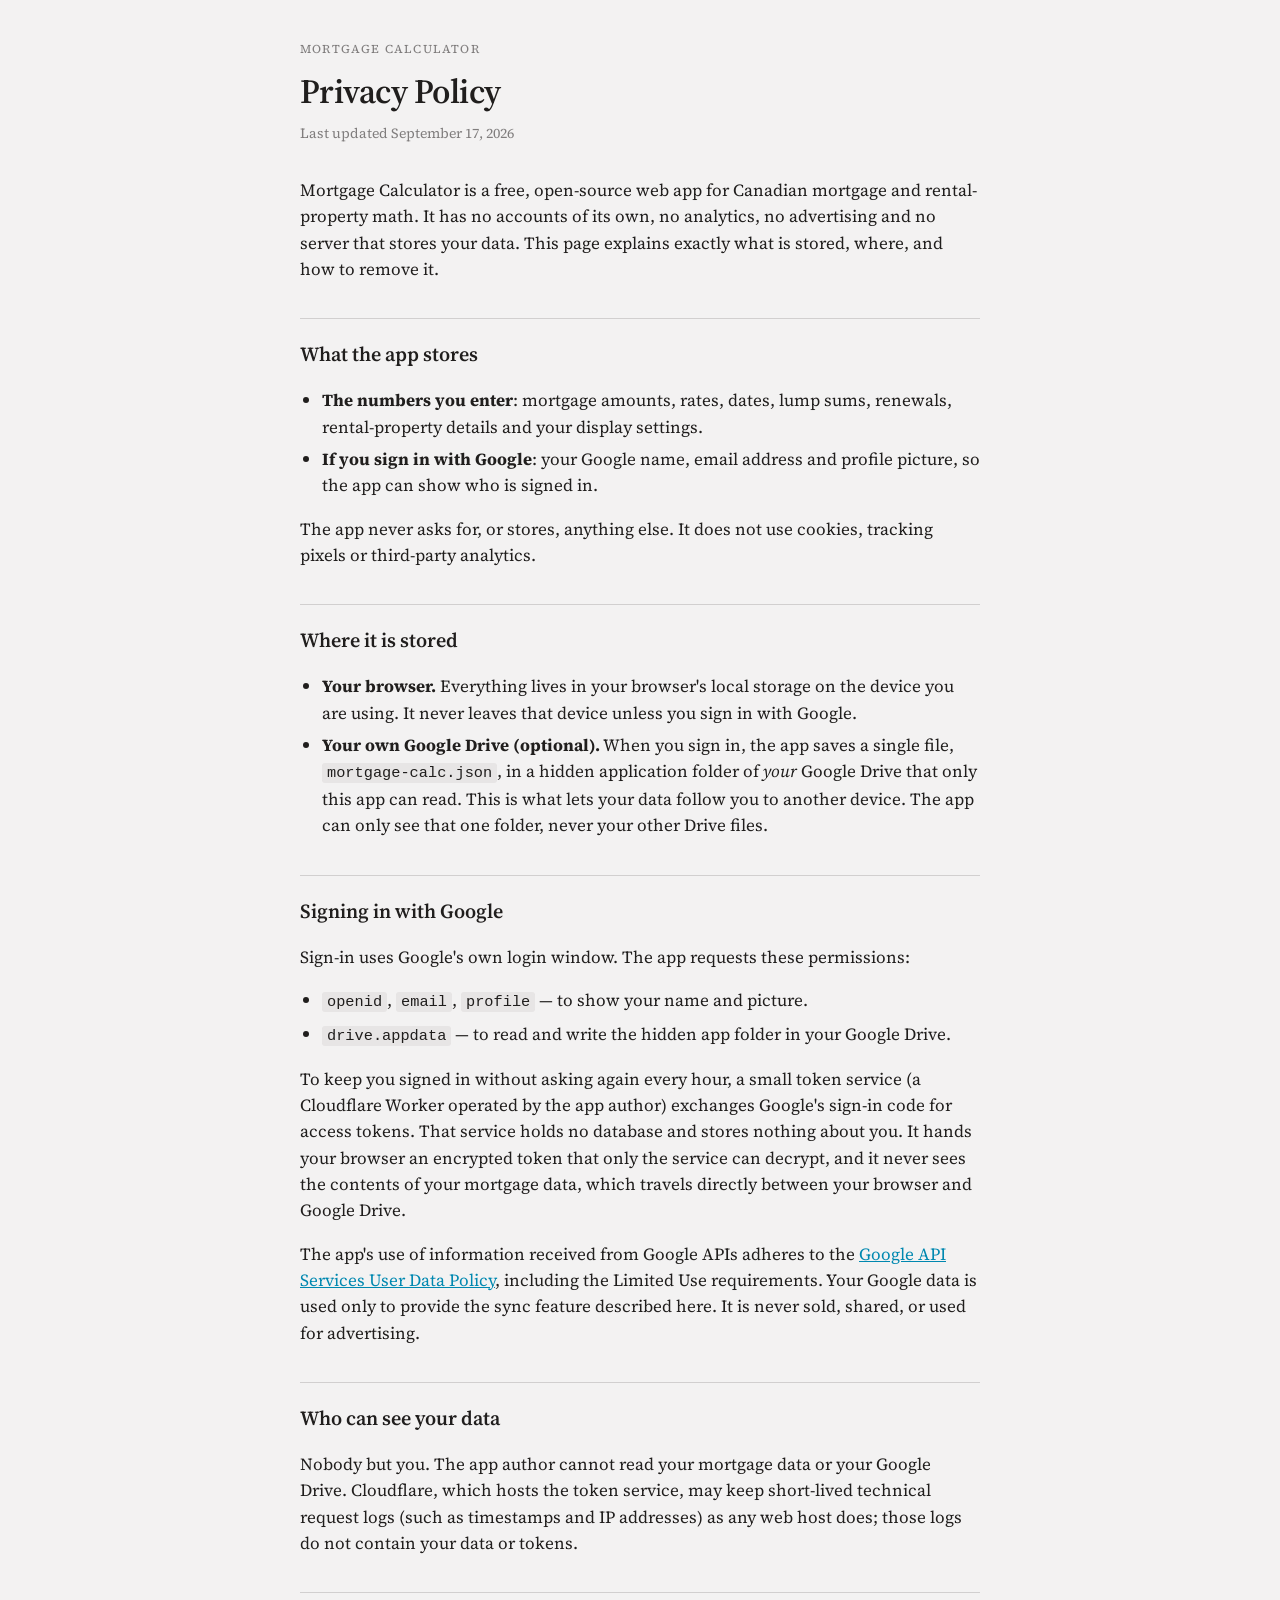
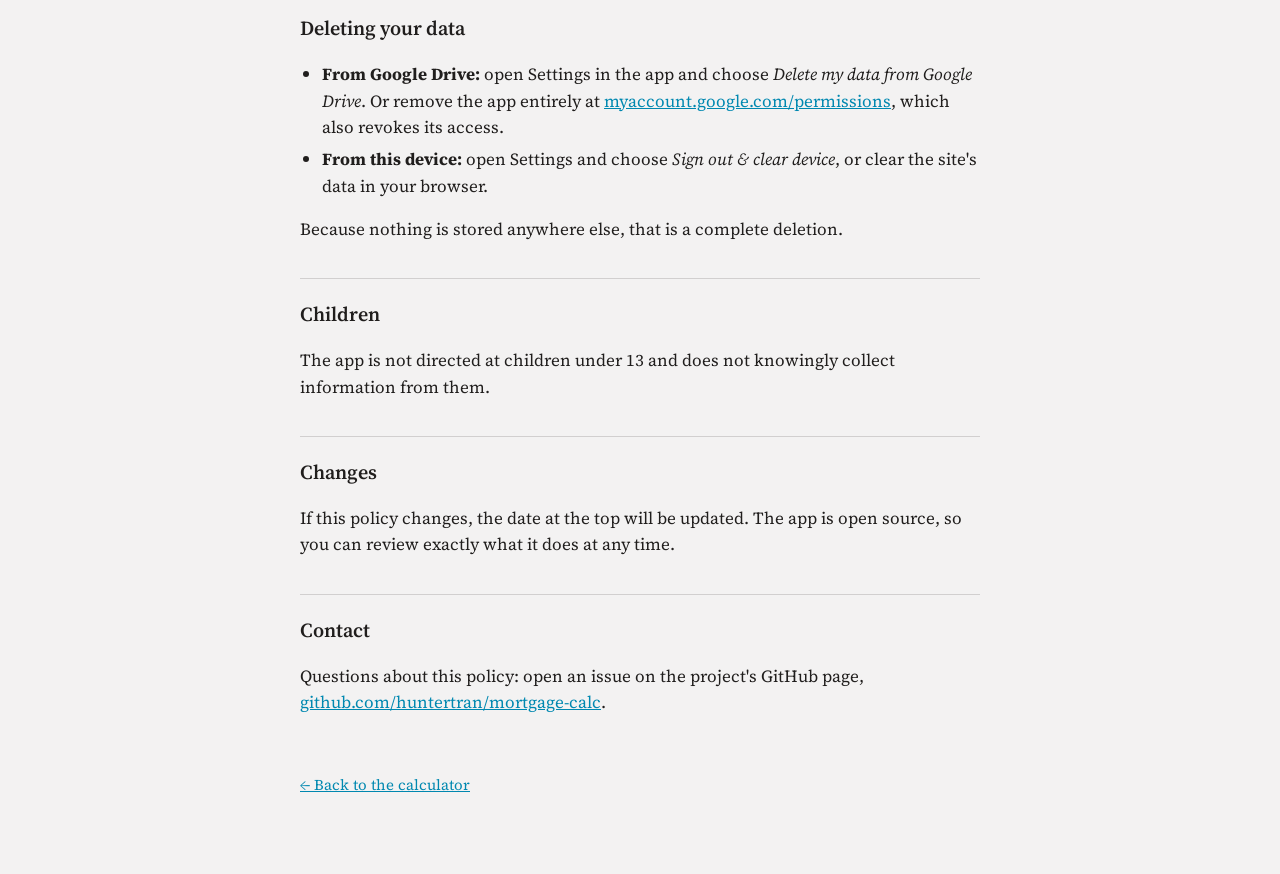
<file: privacy.html>
<!doctype html>
<html lang="en">
<head>
    <meta charset="utf-8">
    <title>Privacy Policy · Mortgage Calculator</title>
    <meta name="viewport" content="width=device-width, initial-scale=1">
    <meta name="description" content="What the Mortgage Calculator app stores, where, and how to delete it.">
    <link rel="icon" type="image/x-icon" href="favicon.ico">
    <link rel="preconnect" href="https://fonts.googleapis.com">
    <link rel="preconnect" href="https://fonts.gstatic.com" crossorigin>
    <link href="https://fonts.googleapis.com/css2?family=Source+Serif+4:ital,wght@0,400;0,600;1,400&display=swap" rel="stylesheet">
    <style>
        :root {
            --bg: #f3f2f2;
            --text: #201e1d;
            --muted: color-mix(in srgb, #201e1d 55%, transparent);
            --accent: #0088b0;
            --divider: color-mix(in srgb, #201e1d 16%, transparent);
        }
        html { background: var(--bg); }
        body {
            margin: 0;
            padding: 40px 20px 80px;
            font-family: "Source Serif 4", Georgia, "Times New Roman", serif;
            color: var(--text);
            line-height: 1.55;
            font-size: 17px;
        }
        main { max-width: 680px; margin: 0 auto; }
        .kicker { font-size: 12px; letter-spacing: 0.1em; text-transform: uppercase; color: var(--muted); margin: 0 0 6px; }
        h1 { font-size: 34px; font-weight: 600; letter-spacing: -0.015em; margin: 0 0 6px; }
        .updated { color: var(--muted); font-size: 14px; margin: 0 0 32px; }
        h2 { font-size: 20px; font-weight: 600; margin: 36px 0 10px; padding-top: 20px; border-top: 1px solid var(--divider); }
        p, li { text-wrap: pretty; }
        ul { padding-left: 22px; }
        li + li { margin-top: 6px; }
        a { color: var(--accent); }
        code { font-family: ui-monospace, Consolas, monospace; font-size: 0.9em; background: color-mix(in srgb, #201e1d 6%, transparent); padding: 1px 5px; border-radius: 3px; }
        .back { display: inline-block; margin-top: 40px; font-size: 15px; }
    </style>
</head>
<body>
<main>
    <p class="kicker">Mortgage Calculator</p>
    <h1>Privacy Policy</h1>
    <p class="updated">Last updated September 17, 2026</p>

    <p>Mortgage Calculator is a free, open-source web app for Canadian mortgage and rental-property math. It has no accounts of its own, no analytics, no advertising and no server that stores your data. This page explains exactly what is stored, where, and how to remove it.</p>

    <h2>What the app stores</h2>
    <ul>
        <li><strong>The numbers you enter</strong>: mortgage amounts, rates, dates, lump sums, renewals, rental-property details and your display settings.</li>
        <li><strong>If you sign in with Google</strong>: your Google name, email address and profile picture, so the app can show who is signed in.</li>
    </ul>
    <p>The app never asks for, or stores, anything else. It does not use cookies, tracking pixels or third-party analytics.</p>

    <h2>Where it is stored</h2>
    <ul>
        <li><strong>Your browser.</strong> Everything lives in your browser's local storage on the device you are using. It never leaves that device unless you sign in with Google.</li>
        <li><strong>Your own Google Drive (optional).</strong> When you sign in, the app saves a single file, <code>mortgage-calc.json</code>, in a hidden application folder of <em>your</em> Google Drive that only this app can read. This is what lets your data follow you to another device. The app can only see that one folder, never your other Drive files.</li>
    </ul>

    <h2>Signing in with Google</h2>
    <p>Sign-in uses Google's own login window. The app requests these permissions:</p>
    <ul>
        <li><code>openid</code>, <code>email</code>, <code>profile</code> — to show your name and picture.</li>
        <li><code>drive.appdata</code> — to read and write the hidden app folder in your Google Drive.</li>
    </ul>
    <p>To keep you signed in without asking again every hour, a small token service (a Cloudflare Worker operated by the app author) exchanges Google's sign-in code for access tokens. That service holds no database and stores nothing about you. It hands your browser an encrypted token that only the service can decrypt, and it never sees the contents of your mortgage data, which travels directly between your browser and Google Drive.</p>
    <p>The app's use of information received from Google APIs adheres to the <a href="https://developers.google.com/terms/api-services-user-data-policy" target="_blank" rel="noopener noreferrer">Google API Services User Data Policy</a>, including the Limited Use requirements. Your Google data is used only to provide the sync feature described here. It is never sold, shared, or used for advertising.</p>

    <h2>Who can see your data</h2>
    <p>Nobody but you. The app author cannot read your mortgage data or your Google Drive. Cloudflare, which hosts the token service, may keep short-lived technical request logs (such as timestamps and IP addresses) as any web host does; those logs do not contain your data or tokens.</p>

    <h2>Deleting your data</h2>
    <ul>
        <li><strong>From Google Drive:</strong> open Settings in the app and choose <em>Delete my data from Google Drive</em>. Or remove the app entirely at <a href="https://myaccount.google.com/permissions" target="_blank" rel="noopener noreferrer">myaccount.google.com/permissions</a>, which also revokes its access.</li>
        <li><strong>From this device:</strong> open Settings and choose <em>Sign out &amp; clear device</em>, or clear the site's data in your browser.</li>
    </ul>
    <p>Because nothing is stored anywhere else, that is a complete deletion.</p>

    <h2>Children</h2>
    <p>The app is not directed at children under 13 and does not knowingly collect information from them.</p>

    <h2>Changes</h2>
    <p>If this policy changes, the date at the top will be updated. The app is open source, so you can review exactly what it does at any time.</p>

    <h2>Contact</h2>
    <p>Questions about this policy: open an issue on the project's GitHub page, <a href="https://github.com/huntertran/mortgage-calc" target="_blank" rel="noopener noreferrer">github.com/huntertran/mortgage-calc</a>.</p>

    <a class="back" href="./">← Back to the calculator</a>
</main>
</body>
</html>
</file>
